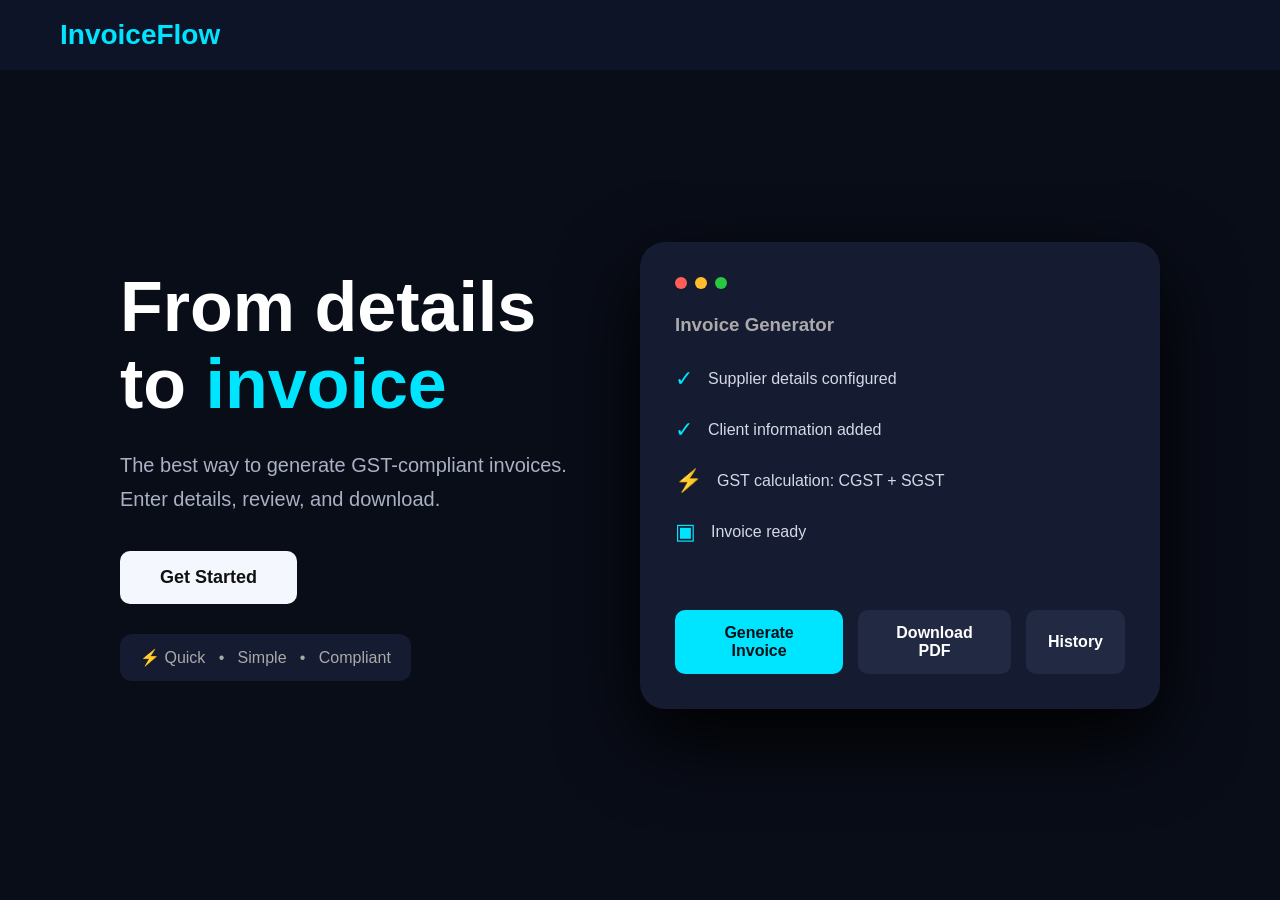
<file: templates/index.html>
<!DOCTYPE html>

<html>

<head>

<title>InvoiceFlow</title>

<link rel="stylesheet" href="/static/css/style.css">


<style>


body{

background:#090d18;

}



.hero{

min-height:90vh;

display:flex;

align-items:center;

justify-content:space-between;

padding:70px 120px;

gap:50px;

}





.hero-left{

width:45%;

}



.hero-left h1{


font-size:70px;

line-height:1.1;

margin-bottom:25px;

}



.hero-left h1 span{

color:#00e5ff;

}




.hero-left p{


font-size:20px;

color:#aab1c5;

line-height:1.7;

margin-bottom:35px;

}





.start-btn{


display:inline-block;

background:#f5f7ff;

color:#111;

padding:16px 40px;

border-radius:10px;

text-decoration:none;

font-weight:bold;

font-size:18px;

transition:.3s;

}



.start-btn:hover{

transform:scale(1.05);

}






.badges{


margin-top:30px;

background:#151b30;

padding:14px 20px;

border-radius:12px;

display:inline-block;

color:#aaa;

}







.invoice-preview{


width:520px;

background:#151b30;

padding:35px;

border-radius:25px;

box-shadow:0 30px 80px black;

}





.preview-title{


display:flex;

gap:8px;

margin-bottom:25px;

}



.dot{

height:12px;

width:12px;

background:#ff5f57;

border-radius:50%;

}



.dot:nth-child(2){

background:#ffbd2e;

}



.dot:nth-child(3){

background:#28c840;

}





.invoice-preview h3{

margin-bottom:30px;

color:#aaa;

}





.status{


display:flex;

align-items:center;

gap:15px;

margin:25px 0;

color:#d5d8e5;

}



.tick{

color:#00e5ff;

font-size:22px;

}




.generate{


margin-top:35px;

display:flex;

gap:15px;

}




.generate button{


padding:14px 22px;

border-radius:10px;

border:none;

cursor:pointer;

}



.primary{

background:#00e5ff;

}



.secondary{

background:#222a43;

color:white;

}





@media(max-width:900px){


.hero{

flex-direction:column;

padding:40px;

}



.hero-left{

width:100%;

}



.invoice-preview{

width:100%;

}


}



</style>



</head>




<body>






<nav class="navbar">


<div class="logo">

InvoiceFlow

</div>






</nav>









<section class="hero">





<div class="hero-left">





<h1>

From details

<br>

to <span>invoice</span>


</h1>







<p>

The best way to generate GST-compliant invoices.
Enter details, review, and download.

</p>






<a href="/supplier" class="start-btn">

Get Started

</a>







<div class="badges">

⚡ Quick &nbsp; • &nbsp; Simple &nbsp; • &nbsp; Compliant

</div>






</div>









<div class="invoice-preview">





<div class="preview-title">


<div class="dot"></div>

<div class="dot"></div>

<div class="dot"></div>



</div>





<h3>

Invoice Generator

</h3>







<div class="status">

<span class="tick">✓</span>

Supplier details configured

</div>





<div class="status">

<span class="tick">✓</span>

Client information added

</div>







<div class="status">

<span class="tick">⚡</span>

GST calculation: CGST + SGST

</div>






<div class="status">

<span class="tick">▣</span>

Invoice ready

</div>








<div class="generate">


<button class="primary">

Generate Invoice

</button>


<button class="secondary">

Download PDF

</button>


<button class="secondary">

History

</button>


</div>







</div>







</section>







</body>


</html>
</file>
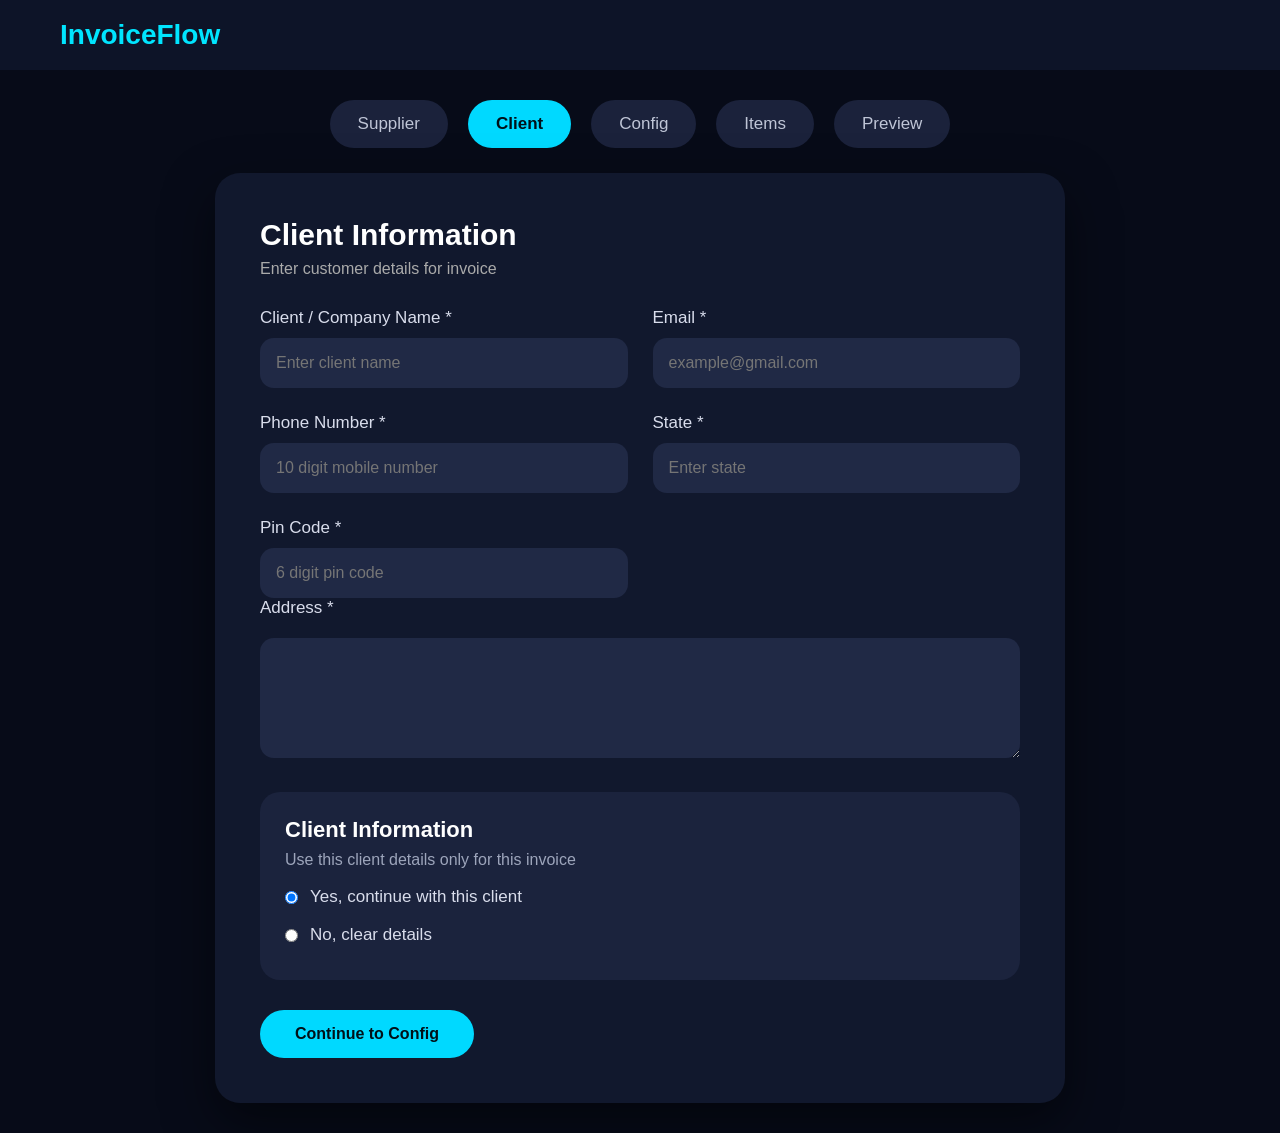
<file: templates/client.html>
<!DOCTYPE html>

<html>

<head>

<title>Client Information</title>

<link rel="stylesheet" href="/static/css/style.css">

</head>



<body>



<nav class="navbar">


<div class="logo">

InvoiceFlow

</div>


</nav>







<div class="page">






<!-- Steps -->


<div class="steps">


<div>
Supplier
</div>


<div class="active">
Client
</div>


<div>
Config
</div>


<div>
Items
</div>


<div>
Preview
</div>


</div>









<div class="form-card">



<h2>
Client Information
</h2>


<p style="color:#aaa">

Enter customer details for invoice

</p>







<form method="POST">







<div class="grid">







<div>


<label>

Client / Company Name *

</label>


<input

type="text"

name="name"

required

placeholder="Enter client name">


</div>










<div>


<label>

Email *

</label>


<input

type="email"

name="email"

required

placeholder="example@gmail.com">


</div>









<div>


<label>

Phone Number *

</label>


<input

type="tel"

name="phone"

pattern="[0-9]{10}"

required

placeholder="10 digit mobile number">


</div>










<div>


<label>

State *

</label>


<input

type="text"

name="state"

required

placeholder="Enter state">


</div>









<div>


<label>

Pin Code *

</label>


<input

type="text"

name="pin"

pattern="[0-9]{6}"

required

placeholder="6 digit pin code">


</div>








</div>









<label>

Address *

</label>


<textarea

name="address"

required

placeholder="Enter client address">

</textarea>













<div class="default-box">


<h3>

Client Information

</h3>



<p>

Use this client details only for this invoice

</p>





<label class="simple-option">


<input

type="radio"

checked>


Yes, continue with this client


</label>





<label class="simple-option">


<input

type="radio">


No, clear details


</label>







</div>









<button class="next">


Continue to Config


</button>







</form>






</div>







</div>






</body>


</html>
</file>
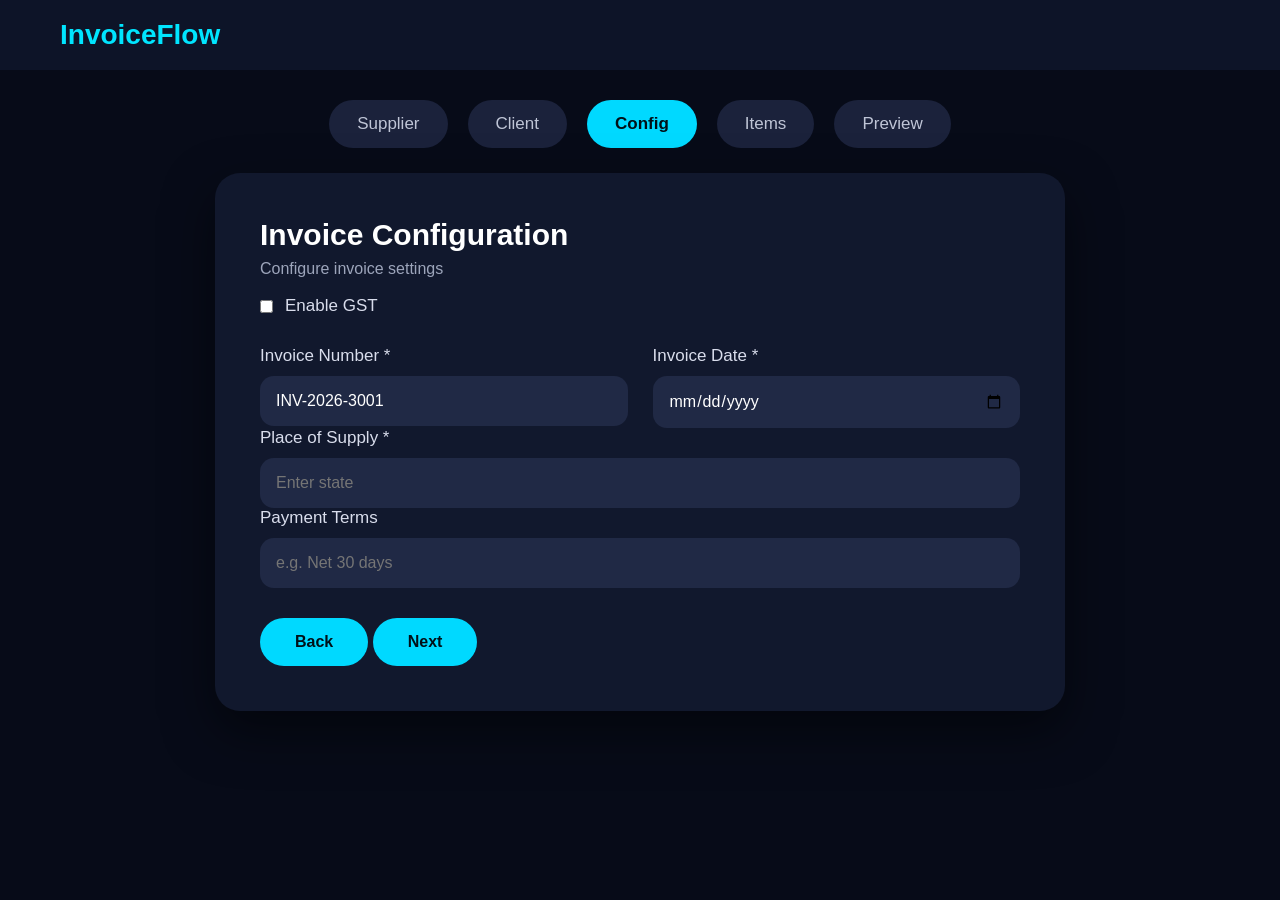
<file: templates/config.html>
<!DOCTYPE html>

<html>

<head>

<title>Invoice Configuration</title>

<link rel="stylesheet" href="/static/css/style.css">

</head>


<body>


<nav class="navbar">

<div class="logo">
InvoiceFlow
</div>

</nav>





<div class="page">





<div class="steps">


<div>
Supplier
</div>


<div>
Client
</div>


<div class="active">
Config
</div>


<div>
Items
</div>


<div>
Preview
</div>


</div>









<div class="form-card">



<h2>
Invoice Configuration
</h2>



<p>
Configure invoice settings
</p>






<form method="POST">







<div class="gst-check">


<label class="simple-option">


<input 
type="checkbox"
name="gst"
value="yes"
onclick="toggleGST()">



Enable GST


</label>



</div>









<div class="grid">







<div>


<label>

Invoice Number *

</label>


<input

type="text"

name="invoice"

id="invoice"

readonly>


</div>










<div>


<label>

Invoice Date *

</label>


<input

type="date"

name="date"

required>


</div>






</div>









<label>

Place of Supply *

</label>


<input

type="text"

name="place"

placeholder="Enter state"

required>









<label>

Payment Terms

</label>


<input

type="text"

name="payment"

placeholder="e.g. Net 30 days">











<div id="gstBox"

class="default-box"

style="display:none;">





<h3>

GST Type

</h3>




<label class="simple-option">


<input

type="radio"

name="tax"

value="CGST+SGST"

checked>


CGST + SGST


</label>





<label class="simple-option">


<input

type="radio"

name="tax"

value="IGST">


IGST


</label>






</div>









<div>


<button type="button">

Back

</button>



<button class="next">

Next

</button>


</div>






</form>







</div>






</div>









<script>




// automatic invoice number


let number =
Math.floor(Math.random()*9000)+1000;


let year =
new Date().getFullYear();



document.getElementById("invoice").value =
"INV-"+year+"-"+number;








function toggleGST(){


let box =
document.getElementById("gstBox");



if(box.style.display==="none"){

box.style.display="block";

}

else{

box.style.display="none";

}



}




</script>





</body>

</html>
</file>
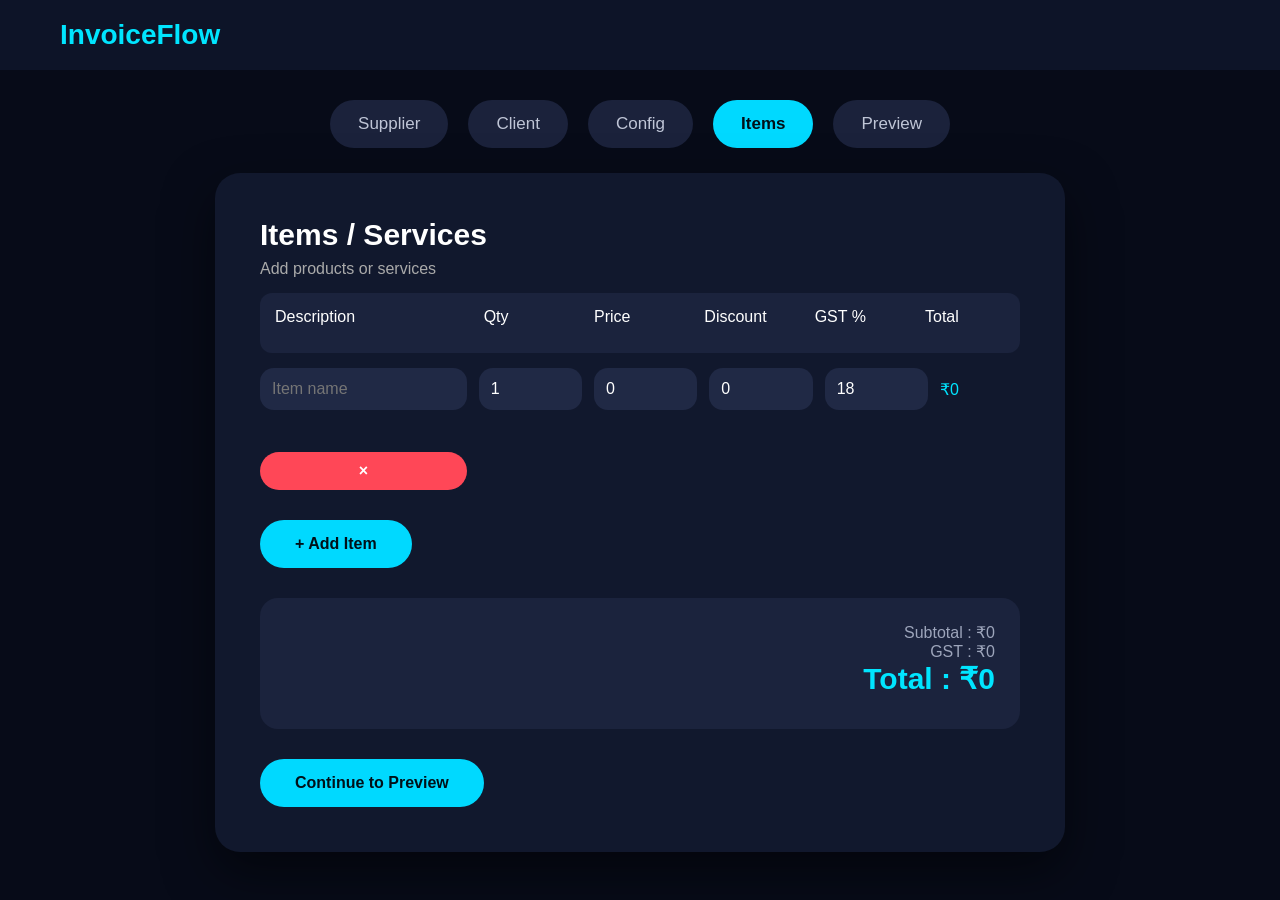
<file: templates/items.html>
<!DOCTYPE html>

<html>

<head>


<title>Items</title>


<link rel="stylesheet" href="/static/css/style.css">


</head>




<body>




<nav class="navbar">


<div class="logo">

InvoiceFlow

</div>


</nav>








<div class="page">







<div class="steps">



<div>
Supplier
</div>



<div>
Client
</div>



<div>
Config
</div>



<div class="active">
Items
</div>



<div>
Preview
</div>



</div>









<div class="form-card">






<h2>

Items / Services

</h2>



<p style="color:#aaa">

Add products or services

</p>









<form method="POST">





<input

type="hidden"

id="itemsData"

name="items">







<div class="table-box">







<div class="item-head">


<span>
Description
</span>


<span>
Qty
</span>


<span>
Price
</span>


<span>
Discount
</span>


<span>
GST %
</span>


<span>
Total
</span>


<span>
</span>



</div>









<div id="items">






<div class="item-row">





<input

class="desc"

placeholder="Item name">






<input

class="qty"

type="number"

value="1">






<input

class="price"

type="number"

value="0">






<input

class="discount"

type="number"

value="0">






<input

class="tax"

type="number"

value="18">







<span class="amount">

₹0

</span>






<button

type="button"

class="delete"

onclick="removeItem(this)">

×

</button>







</div>






</div>








</div>









<button

type="button"

class="add-btn"

onclick="addItem()">



+ Add Item



</button>












<div class="summary">





<p>

Subtotal :

<span id="subtotal">

₹0

</span>


</p>






<p>

GST :

<span id="gst">

₹0

</span>


</p>






<h2>


Total :

<span id="total">

₹0

</span>


</h2>






</div>










<button

class="next"

onclick="saveItems()">



Continue to Preview



</button>







</form>










</div>








</div>









<script>




function addItem(){



let box =
document.getElementById("items");



let row =
document.createElement("div");



row.className="item-row";



row.innerHTML=`



<input class="desc"
placeholder="Item name">



<input class="qty"
type="number"
value="1">



<input class="price"
type="number"
value="0">



<input class="discount"
type="number"
value="0">



<input class="tax"
type="number"
value="18">



<span class="amount">
₹0
</span>




<button

type="button"

class="delete"

onclick="removeItem(this)">

×

</button>


`;



box.appendChild(row);


calculate();


}









function removeItem(btn){


btn.parentElement.remove();


calculate();


}









function calculate(){



let subtotal=0;

let gst=0;






document.querySelectorAll(".item-row")
.forEach(row=>{





let qty =
Number(row.querySelector(".qty").value) || 0;




let price =
Number(row.querySelector(".price").value) || 0;





let discount =
Number(row.querySelector(".discount").value) || 0;





let tax =
Number(row.querySelector(".tax").value) || 0;







let amount =
(qty * price) - discount;






let taxAmount =
amount * tax / 100;







subtotal += amount;


gst += taxAmount;






row.querySelector(".amount")
.innerHTML =
"₹"+(amount+taxAmount);





});








document.getElementById("subtotal")
.innerHTML =
"₹"+subtotal;




document.getElementById("gst")
.innerHTML =
"₹"+gst;





document.getElementById("total")
.innerHTML =
"₹"+(subtotal+gst);







}











function saveItems(){





let data=[];






document.querySelectorAll(".item-row")
.forEach(row=>{







data.push({



description:
row.querySelector(".desc").value,



qty:
Number(row.querySelector(".qty").value),



price:
Number(row.querySelector(".price").value),



discount:
Number(row.querySelector(".discount").value),



tax:
Number(row.querySelector(".tax").value)



});






});







document.getElementById("itemsData")
.value =
JSON.stringify(data);







}










document.addEventListener(
"input",
calculate
);




calculate();




</script>








</body>

</html>
</file>
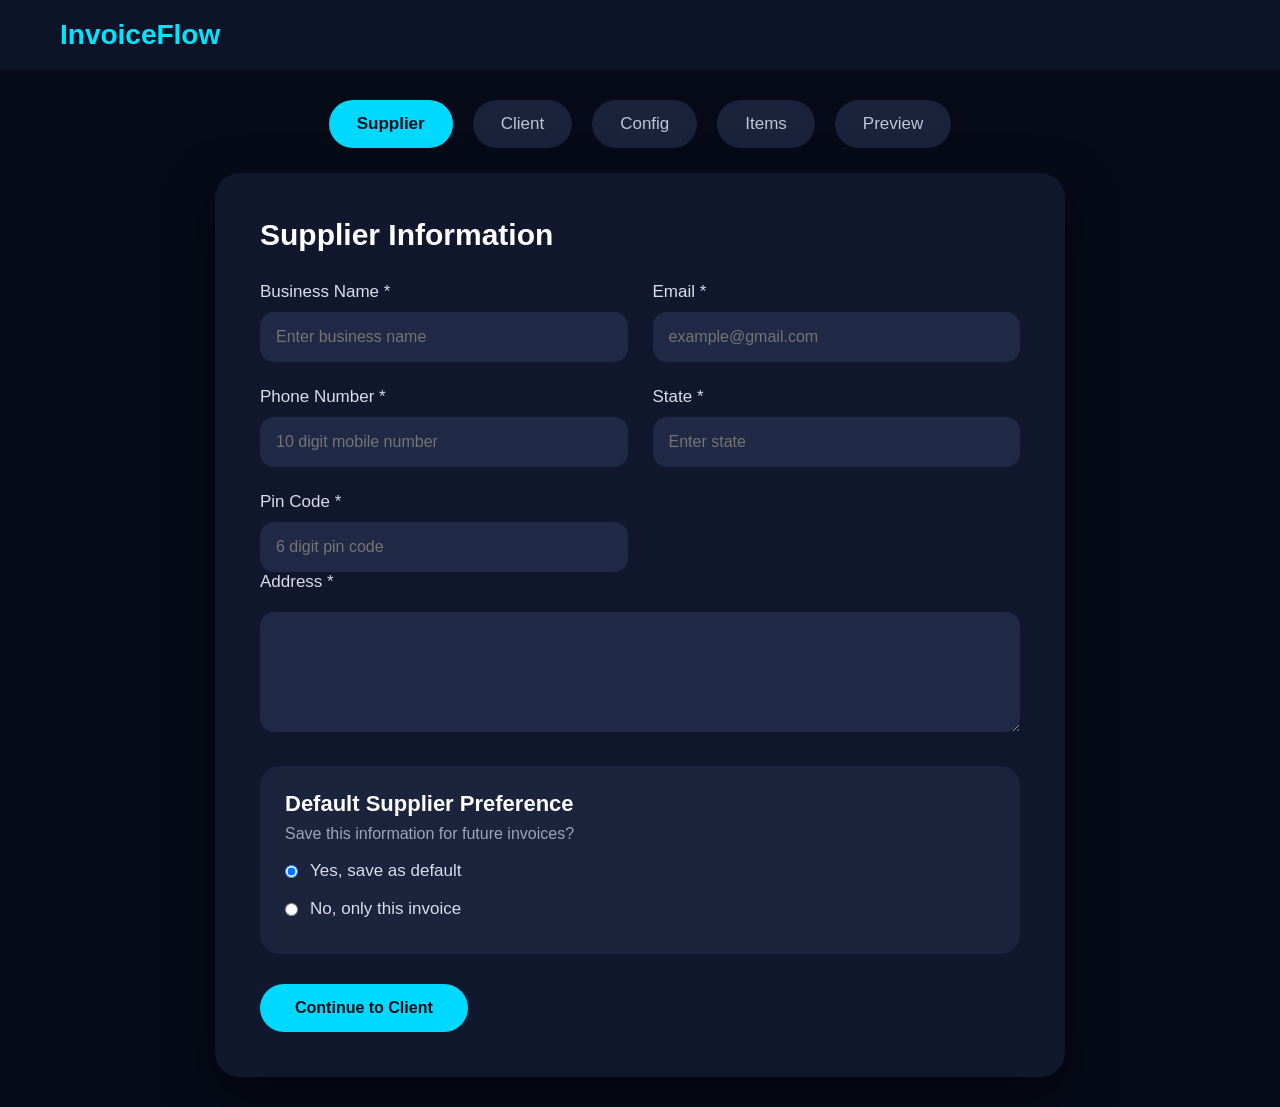
<file: templates/supplier.html>
<!DOCTYPE html>

<html>

<head>

<title>Supplier Information</title>

<link rel="stylesheet" href="/static/css/style.css">

</head>


<body>


<nav class="navbar">

<div class="logo">
InvoiceFlow
</div>

</nav>




<div class="page">



<!-- Steps -->

<div class="steps">

<div class="active">
Supplier
</div>

<div>
Client
</div>

<div>
Config
</div>

<div>
Items
</div>

<div>
Preview
</div>


</div>







<div class="form-card">


<h2>
Supplier Information
</h2>




<form method="POST">



<div class="grid">



<div>

<label>
Business Name *
</label>

<input 
type="text"
name="name"
required
placeholder="Enter business name">

</div>






<div>

<label>
Email *
</label>

<input

type="email"

name="email"

required

placeholder="example@gmail.com">


</div>







<div>

<label>
Phone Number *
</label>


<input

type="tel"

name="phone"

pattern="[0-9]{10}"

required

placeholder="10 digit mobile number">


</div>







<div>

<label>
State *
</label>


<input

type="text"

name="state"

required

placeholder="Enter state">


</div>







<div>

<label>
Pin Code *
</label>


<input

type="text"

name="pin"

pattern="[0-9]{6}"

required

placeholder="6 digit pin code">


</div>




</div>








<label>
Address *
</label>


<textarea

name="address"

required

placeholder="Enter supplier address">

</textarea>








<!-- Default Supplier Preference -->

<div class="default-box">


<h3>
Default Supplier Preference
</h3>


<p>
Save this information for future invoices?
</p>



<label class="simple-option">

<input 
type="radio"
name="default"
checked>


Yes, save as default


</label>




<label class="simple-option">


<input 
type="radio"
name="default">


No, only this invoice


</label>



</div>








<button class="next">

Continue to Client

</button>




</form>





</div>





</div>






</body>


</html>
</file>
<file: static/css/style.css>
*{
    margin:0;
    padding:0;
    box-sizing:border-box;
    font-family:'Segoe UI',sans-serif;
}


body{

    background:#070b18;
    color:white;
    min-height:100vh;

}



/* navbar */

.navbar{

    height:70px;
    display:flex;
    align-items:center;
    padding:0 60px;
    background:#0d1428;

}


.logo{

    color:#00e5ff;
    font-size:28px;
    font-weight:700;

}





/* main */

.page{

    width:100%;
    display:flex;
    flex-direction:column;
    align-items:center;
    padding:30px;

}




/* steps */

.steps{

    width:850px;
    display:flex;
    justify-content:center;
    gap:20px;
    margin-bottom:25px;

}



.steps div{


    padding:14px 28px;
    background:#1b223b;
    border-radius:25px;
    color:#bfc5d6;
    font-size:17px;

}



.steps .active{

    background:#00d9ff;
    color:#001018;
    font-weight:bold;

}





/* form */

.form-card{


    width:850px;
    background:#11182d;
    padding:45px;
    border-radius:25px;
    box-shadow:0 20px 50px rgba(0,0,0,.5);

}



.form-card h2{

    font-size:30px;
    margin-bottom:8px;

}




.form-card p{

    color:#9da5bb;

}







/* grid */


.grid{

    display:grid;
    grid-template-columns:1fr 1fr;
    gap:25px;
    margin-top:30px;

}




label{

    display:block;
    margin-bottom:10px;
    font-size:17px;
    color:#d9ddec;

}





input,
textarea{


    width:100%;
    background:#202945;
    border:none;
    outline:none;
    color:white;
    padding:16px;
    border-radius:14px;
    font-size:16px;


}





textarea{

    height:120px;
    margin-top:10px;

}





/* default box */


.default-box{


    margin-top:30px;
    background:#1b233d;
    padding:25px;
    border-radius:20px;


}



.default-box h3{

    font-size:22px;

}


.default-box p{

    margin-top:8px;

}





.simple-option{

    margin-top:18px;
    display:flex;
    gap:12px;
    align-items:center;

}




.simple-option input{

    width:auto;

}





/* buttons */


button,
.next{


    margin-top:30px;
    padding:15px 35px;
    border:none;
    border-radius:25px;
    background:#00d9ff;
    color:#001018;
    font-size:16px;
    font-weight:bold;
    cursor:pointer;


}



button:hover{

    box-shadow:0 0 25px #00d9ff;

}







/* items table */


.item-head,
.item-row{


    display:grid;
    grid-template-columns:2fr 1fr 1fr 1fr 1fr 80px;
    gap:12px;
    align-items:center;
    margin-top:15px;


}



.item-head{

    background:#1b233d;
    padding:15px;
    border-radius:12px;

}



.item-row input{

    padding:12px;

}




.amount{

    color:#00e5ff;
}





.delete{

    background:#ff4757;
    color:white;
    padding:10px;

}






.summary{


    margin-top:30px;
    padding:25px;
    background:#1b233d;
    border-radius:18px;
    text-align:right;


}



.summary h2{

    color:#00e5ff;

}







/* mobile */

@media(max-width:900px){


.steps,
.form-card{

    width:95%;

}



.grid{

    grid-template-columns:1fr;

}


}
</file>
